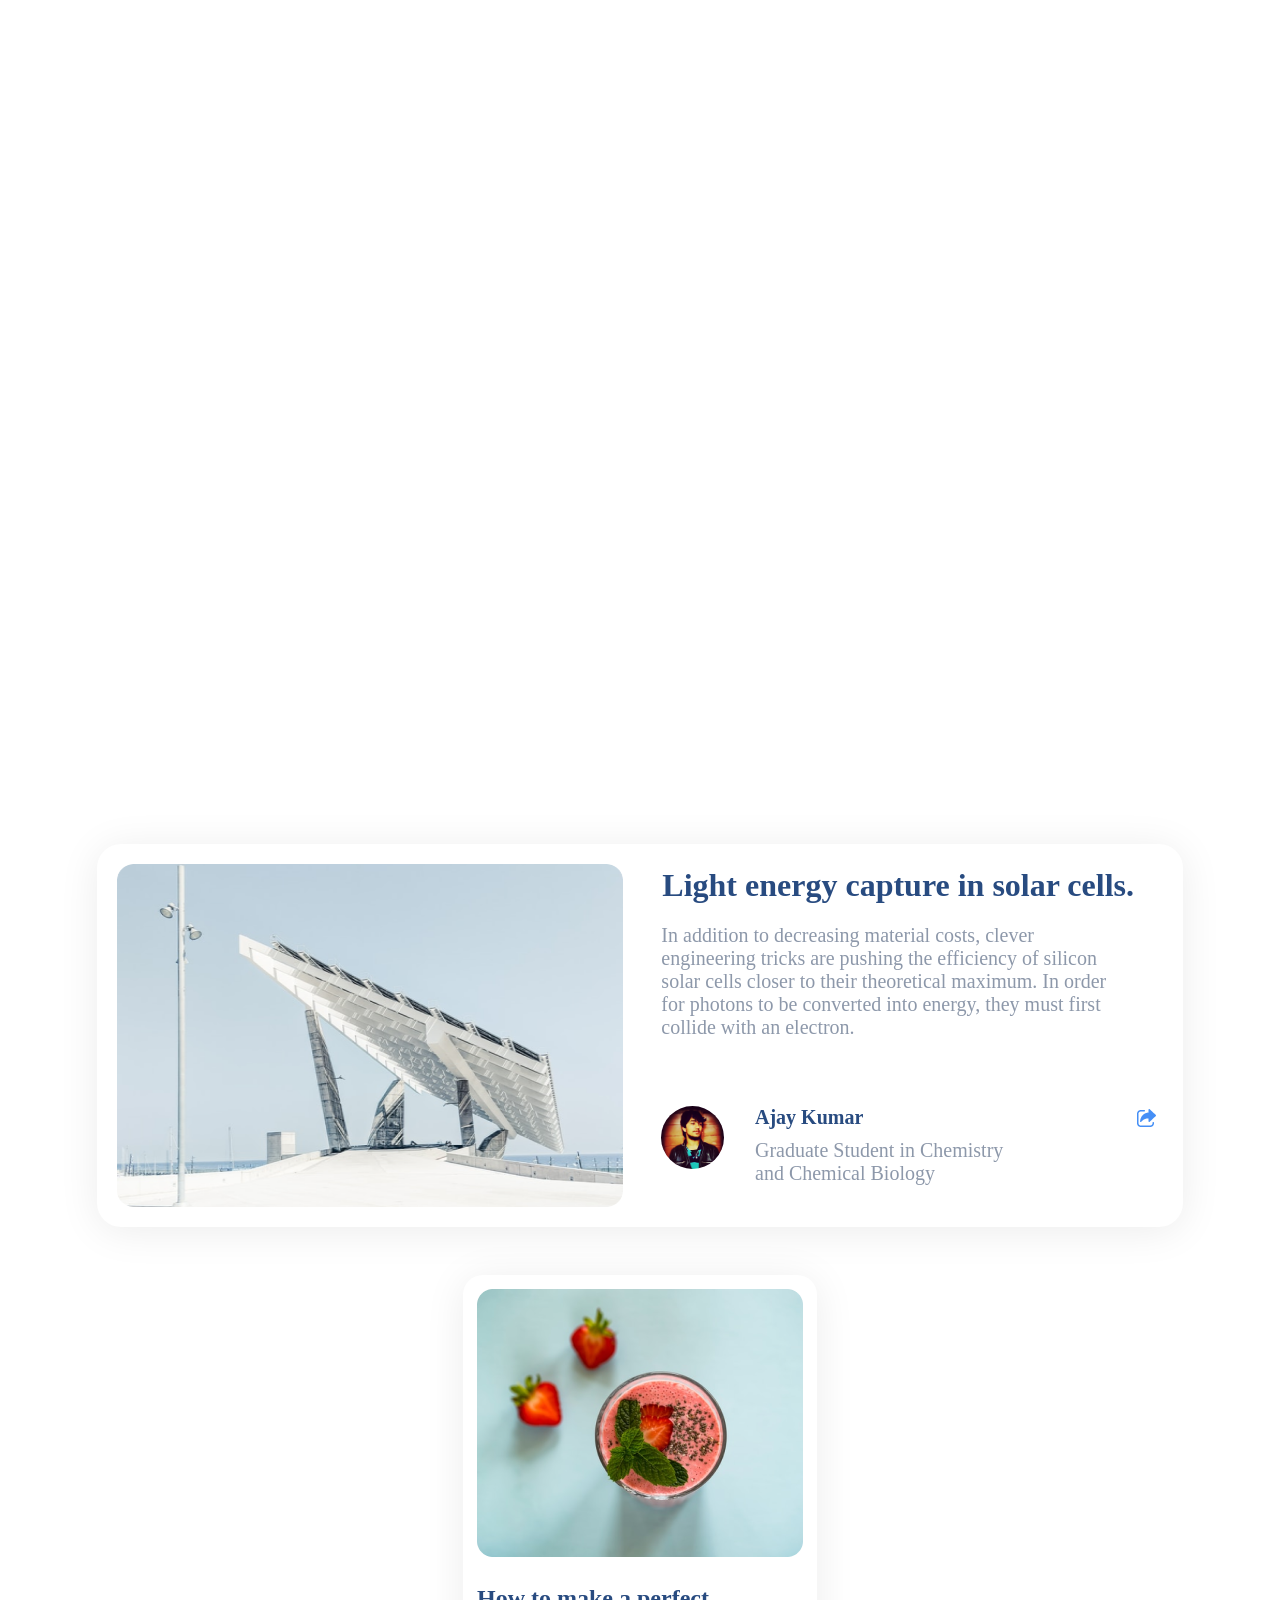
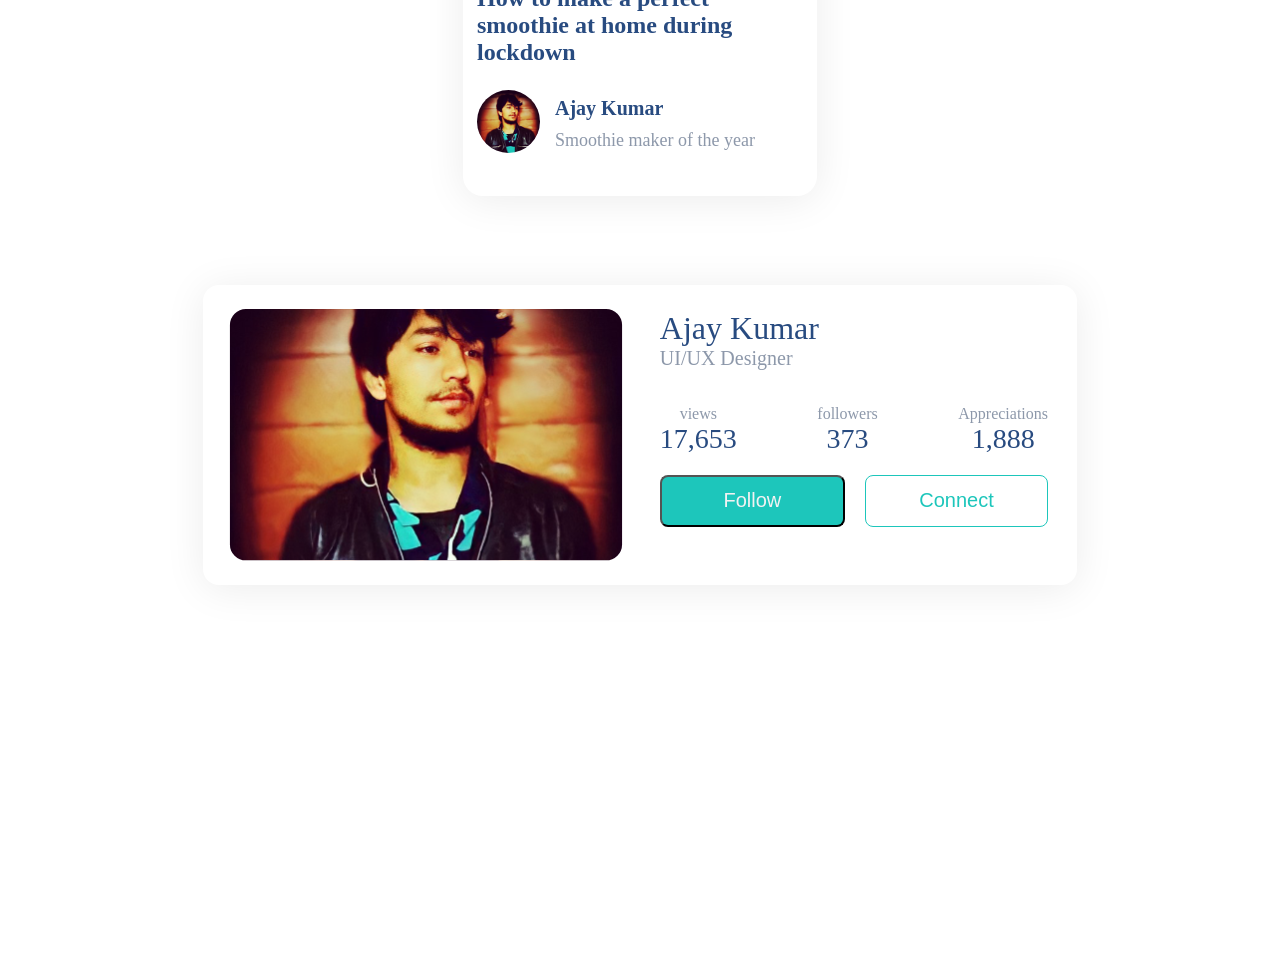
<file: index.html>
<!DOCTYPE html>
<html lang="en">
<head>
    <meta charset="UTF-8">
    <meta name="viewport" content="width=device-width, initial-scale=1.0">
    <link rel="stylesheet" href="card.css">
    <title>Card</title>
</head>
<body>
    <div class="card-body">
        <div class="card-leftside"><img  src="images/Rectangle 1761.png" alt="rectangle" class="card-image"></div>
        <div class="card-rightside">
            <div class="class-topside">
                <h2 class="h2-light">Light energy capture in solar cells.</h2>
                <p class="parag-light">In addition to decreasing material costs, clever <br> engineering tricks are pushing the efficiency of 
                    silicon <br> solar cells closer to their theoretical maximum. In order <br> for photons to be converted into energy, they must first collide with an electron.</p>
            </div>
            <div class="class-bottomside">
               <div class="box"><img src="images/Ellipse 1482.svg" alt="" class="light-image"></div>
                <div class="solar-box">
                <div class="boxinfo">Ajay Kumar</div>
                <div class="boxedu">Graduate Student in Chemistry 
                    <br> and Chemical Biology</div>
               </div>
                <div class="boxglyph"><img src="images/Glyph_.png" alt=""></div>
               
            </div>

            
        </div>
            </div>

           
            <div class="smoothie-card">
                <div class="smoothiecard-topside"><img src="images/Rectangle 1763.png" alt=""></div>
                <div class="smoothiecard-lowerside">
                    <div class="smoothiecardh2">How to make a perfect smoothie at home during lockdown</div>
                    <div class="smoothie-data">
                   <div class="smoothiebo">
                    <div class="smoothieimage"><img src="images/Ellipse 1482.svg" alt=""></div>
                   </div>
                    <div class="smoothiebox">
                    <div class="smoothiecardtexts">Ajay Kumar</div> 
                    <div class="smoothiecardh-texts">Smoothie maker of the year</div>
                    </div>
                </div>
                </div>
            </div>

            <div class="frame2083">
                <div class="framecard-leftside"><img src="images/Rectangle 1764.svg" alt="rectangle" class="framecard-img"></div>
                <div class="framecard-rightside">
                    <div class="framecard-topinfo">
                       <h2 class="framecard-name">Ajay Kumar</h2>
                       <p class="framecard-career">UI/UX Designer</p>
                    </div>
                    <div class="frame-numbers">
                    <div class="framecard-middleinfo">
                        <div class="framebox">
                        <p class="framebox-info">views  </p>
                        <div class="framebox-value"> 17,653</div>
                    </div>
                    <div class="framebox">
                        <p class="framebox-info">followers </p>
                        <div class="framebox-value">373</div> 
                    </div>
                    <div class="framebox">
                        <p class="framebox-info">Appreciations </p>
                        <div class="framebox-value"> 1,888</div>
                    </div>
                    </div>
                    <div class="framecard-bottominfo">
                        <button class="frame-button1">Follow</button>
                        <button class="frame-button2">Connect</button>
                    </div>
                </div>
            </div>
            </div>


             
           
    
</body>
</html>
</file>
<file: card.css>
*{
    margin: 0;
    padding: 0;
    box-sizing: border-box;
}

body{
    display: flex;
    justify-content: center;
    align-items: center;
    height: 230vh;
    margin-bottom: 500px;
   
}

.card-body{
    width:1086px ;
    height:383px ;
    display: flex;
    padding: 20px;
    gap: 33px;
    border-radius: 24px;
    background: #FFF;
    box-shadow: 0px 4px 40px 0px rgba(0, 0, 0, 0.08);
}

.card-leftside{
    width: 50%;
    height: 100%;
}

.card-image{
    width: 100%;
    height: 100%;
    border-radius: 16px;
    align-self: stretch;
}

.card-rightside{
    width: 50%;
    height: 100%;
    display: flex;
    flex-direction: column;
    padding: 3px 5px;
}


.h2-light{ color: #284B80;
   text-align: center;
   margin-right: 23px;
   font-size: 32px;
   font-weight: 600;
}

.parag-light{
    margin-top: 20px;
    margin-bottom: 12px;
    color: #8D98AA;
    font-family: Inter;
    font-size: 20px;
    font-style: normal;
    font-weight: 300;
}

.class-bottomside{
    display: flex;
    justify-content: space-between;
    align-content: center;
    padding-top: 55px;
}

.boxinfo{
    margin-bottom: 10px;
    color: #284B80;
    font-size: 20px;
    font-weight: 600;
    margin-right: 180px;
}

.boxedu{
    color: #8D98AA;
    font-size: 20px;
    font-weight: 300;
}

.solar-box{
    padding-right: 60px;
}

.smoothie-card{
   position: absolute;
   margin-top: 1000px;
   display: flex;
   width: 354px;
   height: 521px;
   padding: 14px 14px 24px 14px;
   flex-direction: column;
   align-items: flex-start;
   gap: 24px;
   flex-shrink: 0;
   border-radius: 20px;
   box-shadow: 0px 4px 40px 0px rgba(0, 0, 0, 0.08);
}


.smoothiecardh2{
    color: #284B80;
    font-size: 24px;
    font-style: normal;
    font-weight: 600;
}

.smoothie-data{
    padding-top: 24px;
    display: flex;
}

.smoothiebox{
    flex-direction: column;
    padding: 7px 15px;
}

.smoothiecardtexts{
    color: #284B80;
    font-size: 20px;
    font-style: normal;
    font-weight: 600;
    margin-bottom: 10px;
}

.smoothiecardh-texts{
    color: #8D98AA;
    font-size: 18px;
   font-weight: 300;
}

.frame2083{
   position: absolute;
   margin-top: 2000px;
   display: flex;
   width: 874px;
   height: 300.333px;
   padding: 24px ;
  /* flex-direction: column;*/
   align-items: flex-start;
   gap: 30px;
   flex-shrink: 0;
   border-radius: 16px;
   box-shadow: 0px 4px 40px 0px rgba(0, 0, 0, 0.08);
   
}

  .framecard-leftside{  
    width: 50%;
    height: 100%;
  }

  .framecard-img{
    width: 100%;
    height: 100%;
}

.framecard-rightside{
    width: 50%;
    height: 100%;
    display: flex;
    flex-direction: column;
    gap: 35px;
    padding: 1px 5px;
}

.framecard-name{
    color: #284B80;
    font-size: 32px;
    font-weight: 500;
    
}  

.framecard-career{
    color: #8D98AA;
    font-size: 20px;
    font-weight: 500;
    
}

.framecard-middleinfo{
    display: flex;
    justify-content: space-between;
    text-align: center;
}

.framebox-info{
    color: #8D98AA;
    font-size: 16px;
    font-weight: 500;
    
}

.framebox-value{
    color: #284B80;
    font-size: 28px;
    font-weight: 500;
    
}

.framecard-bottominfo{
    margin-top: 20px;
    display: flex;
    gap: 20px;

}

.frame-button1{
    display: flex;
    width: ;
    height: 52.111px;
    padding: 12px 20px;
    justify-content: center;
    align-items: center;
    gap: 40px;
    flex: 1 0 0;
    border-radius: 8px;
    background: #1DC6BB;
    color: #F2F2F2;
    font-size: 20px;
    font-weight: 500;
    
}

.frame-button2{
    display: flex;
    height: 52.111px;
    padding: 12px 20px;
    justify-content: center;
    align-items: center;
    gap: 40px;
    flex: 1 0 0;
    border-radius: 8px;
    border: 1px solid #1DC6BB;
    background: #FFF;
    color: #1DC6BB;
    font-size: 20px;
    font-weight: 500;
    

}

 
@media(max-width:1155px){
     .frame2083{
   top: 200px;
   flex-direction: column;
   width: 500px;
   height: 170vh;
 /*  height: 170vh;*/
 }
 .framecard-leftside{
    width: 100%;
 }

 .framecard-img{
     width: 100%;
    height: 100%;
    border-radius: 16px;
    align-self: stretch;
 }
}



@media (max-width:1000px){

    body{
        margin-top: 350px;
        margin-bottom: 900px;
    }


   .card-body{
    flex-direction: column;
    width: 500px;
    height: 170vh;
  /*  height: 170vh;*/
    
    

}

.card-leftside{
    width: 100%;
}
    
.card-image{
    width: 100%;
    height: 400px;
    border-radius: 16px;
    align-self: stretch;
}

.card-rightside{
    width: 100%;
    display: flex;
    flex-direction: column;
    padding: 3px 5px;
}

.smoothie-card{
    transform: rotate(25deg);
    position: absolute;
    margin-top: 1700px;
 
 }

 .frame2083{
   top: 630px;
   flex-direction: column;
   width: 500px;
   height: 170vh;
 /*  height: 170vh;*/
 
 }

 .frame-numbers{
    
    margin-top: 200px ;
 }
}


@media screen and (max-width: 600px){
}

@media screen and (max-width: 510px){
  body{
    padding: 0 10px;
    
  }

  .solar-box{
    padding: 10px;
  }

  .smoothie-card{
    
    position: absolute;
    margin-top: 1700px;
 
 }
}

@media screen and (max-width:466px){
    .card-body{
       
        width: 100%;
        height: 150vh;
      /*  height: 170vh;*/
        
    }

    .card-rightside{
        gap:60px;
    }

    .solar-box{
      
      padding: 10px;
    }

    .boxglyph{
        position: absolute;
        
        margin-left:250px ;
    }

    .card-image{
        width: 100%;
        height: 500px;
    }

    .smoothie-card{
        border: 1px solid #284B80;
        
        margin-top: 2000px;
     
     }

     .frame2083{

     }
}
</file>
